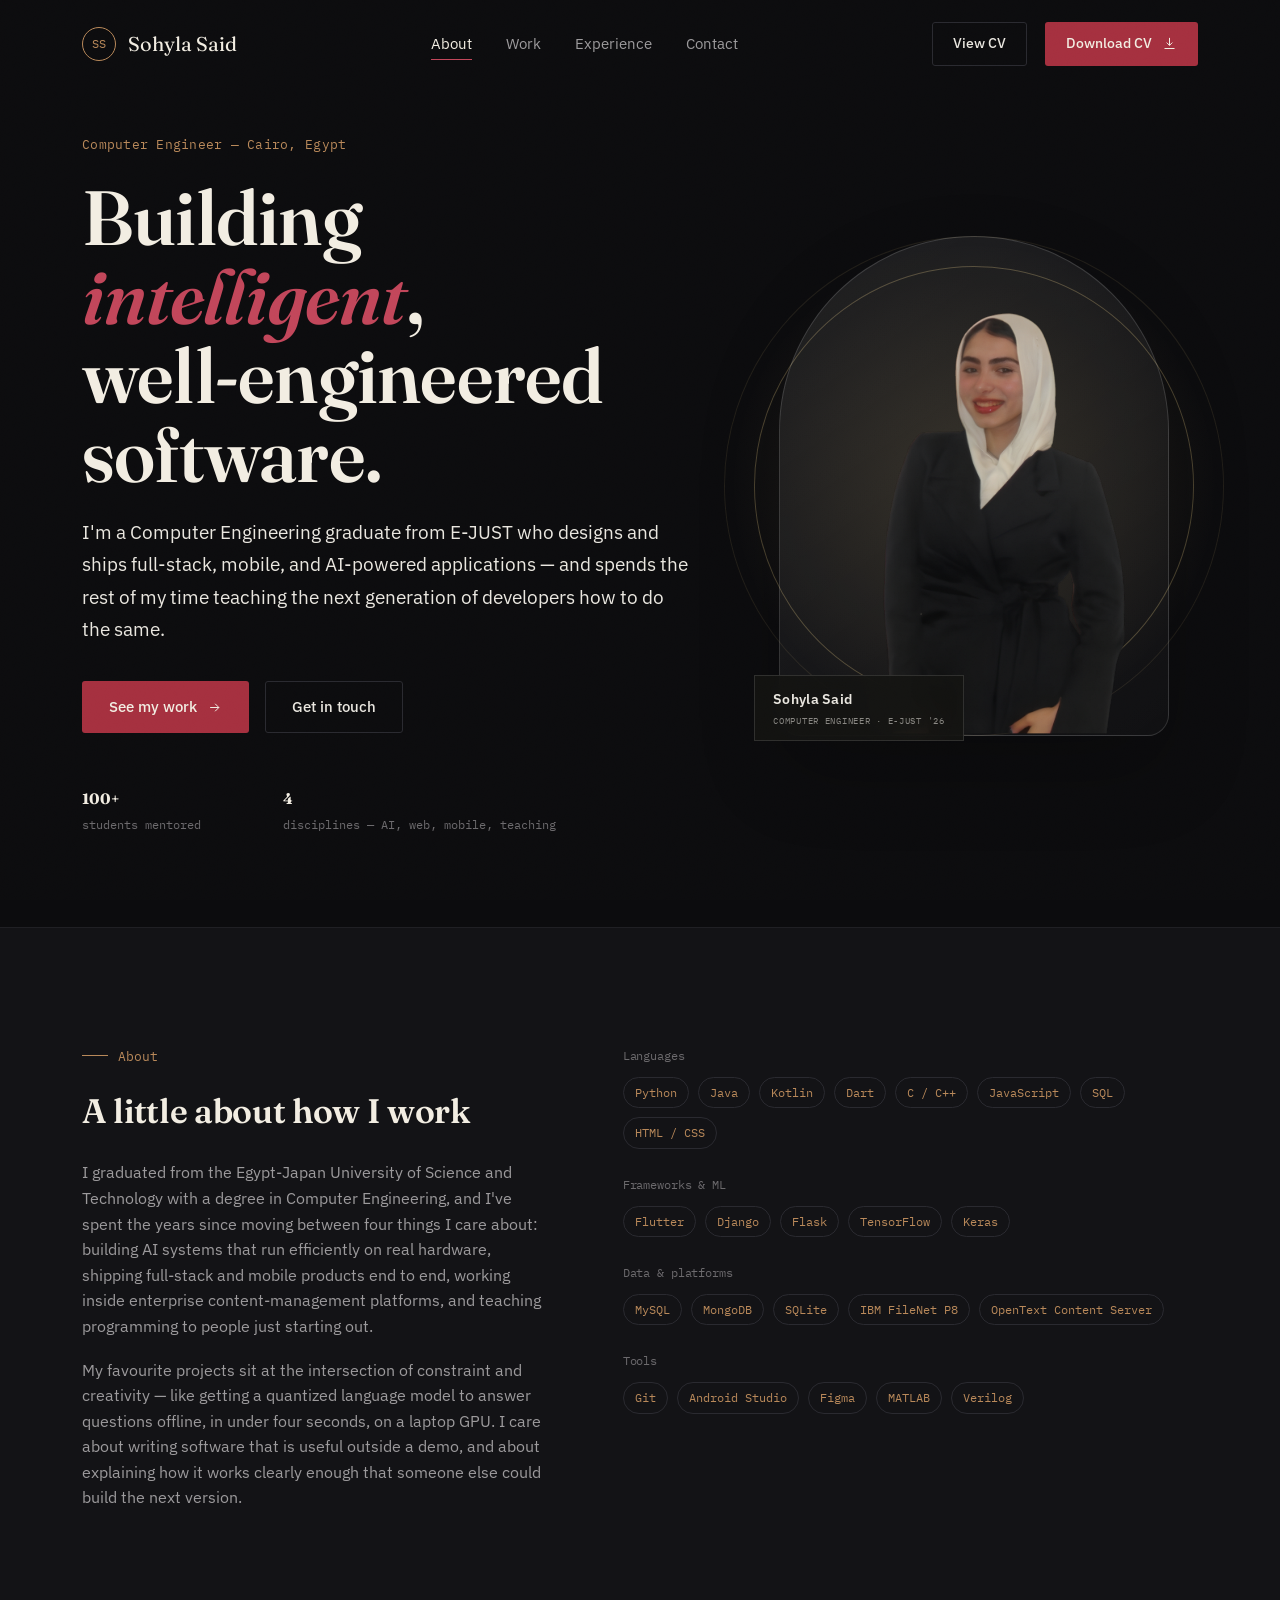
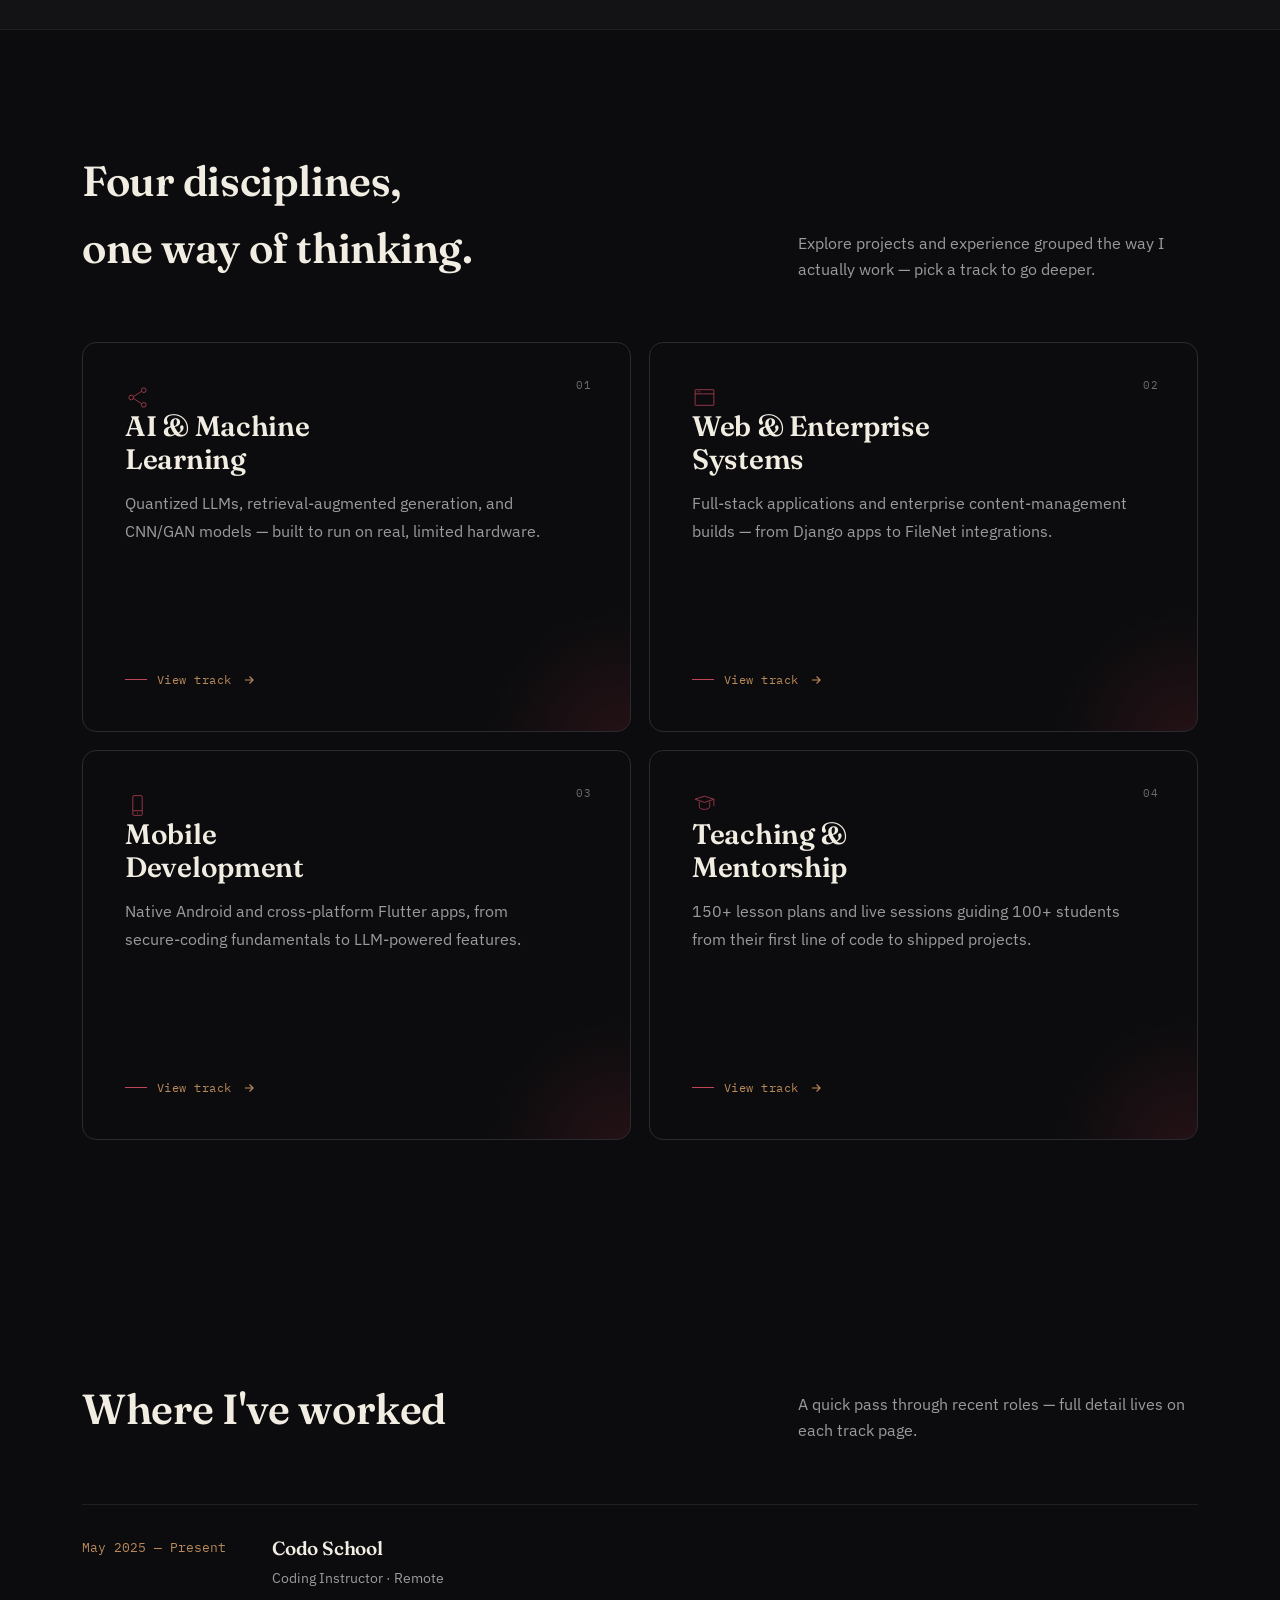
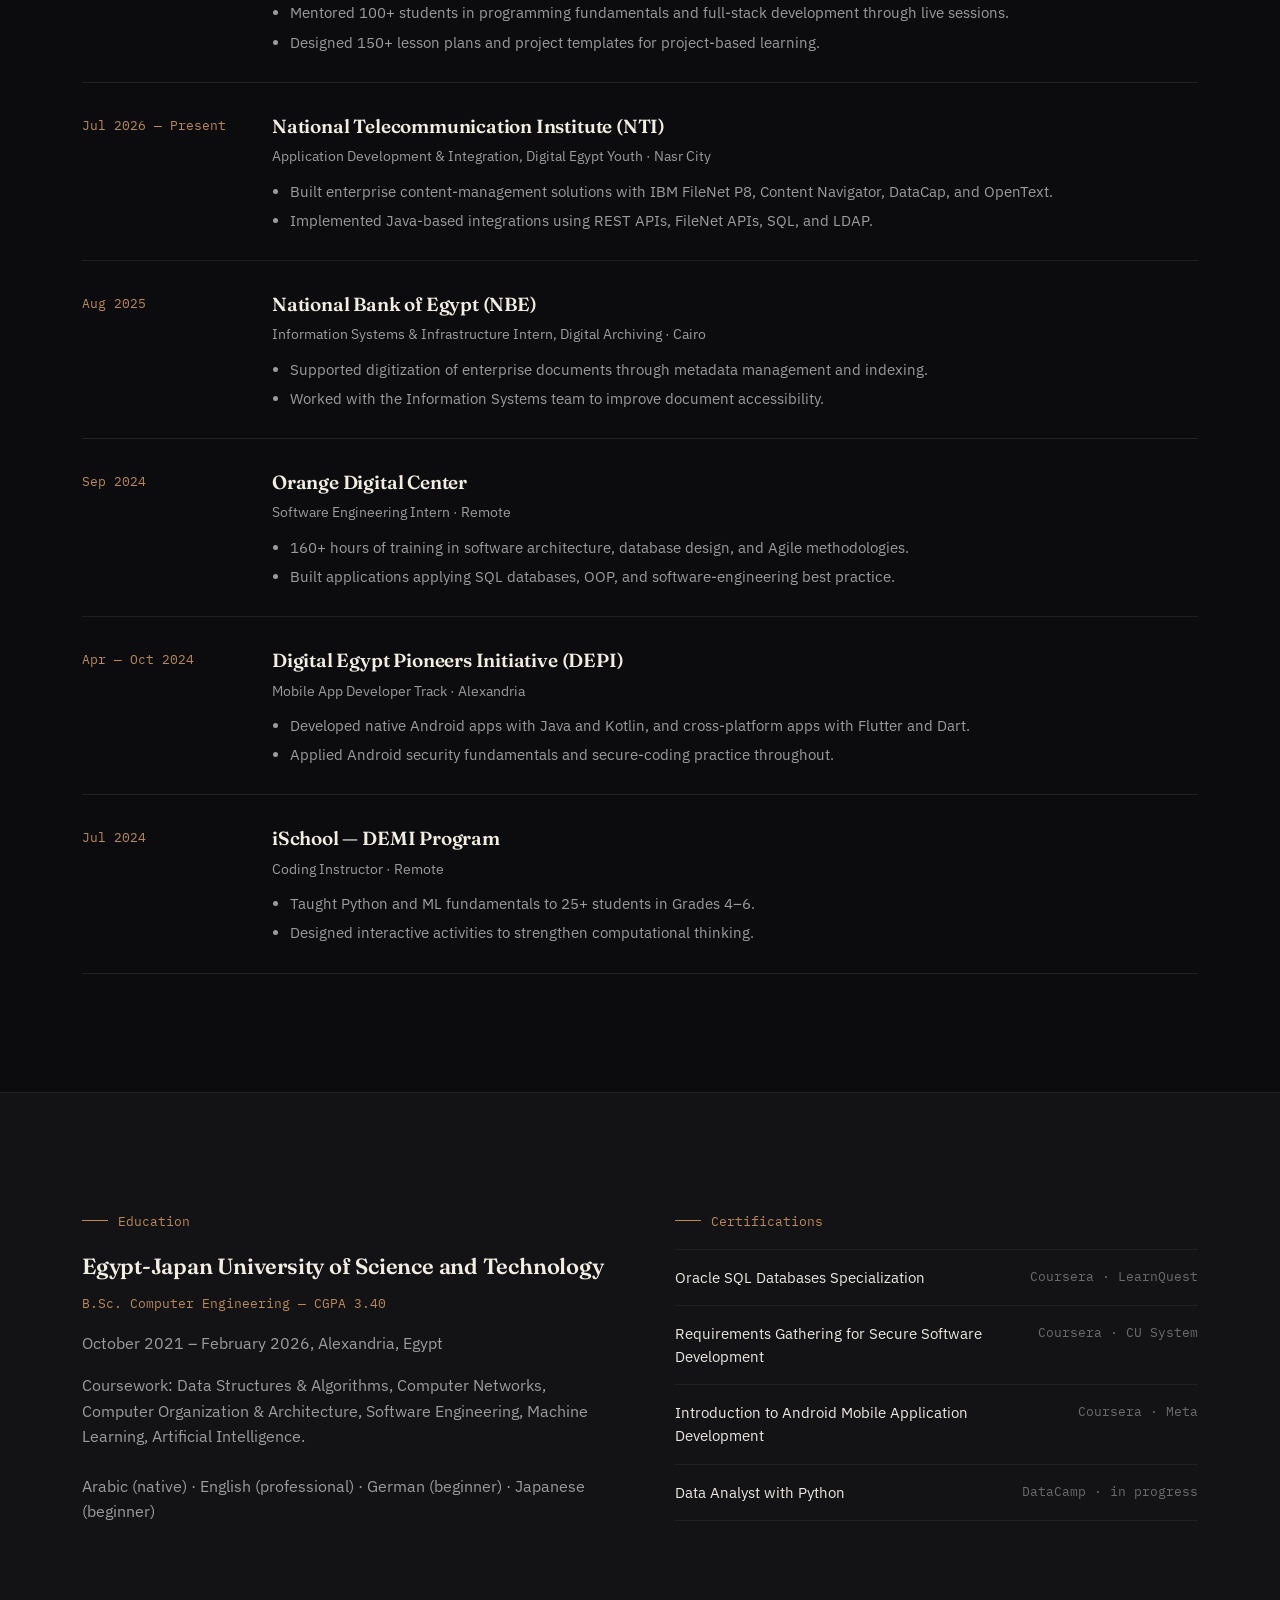
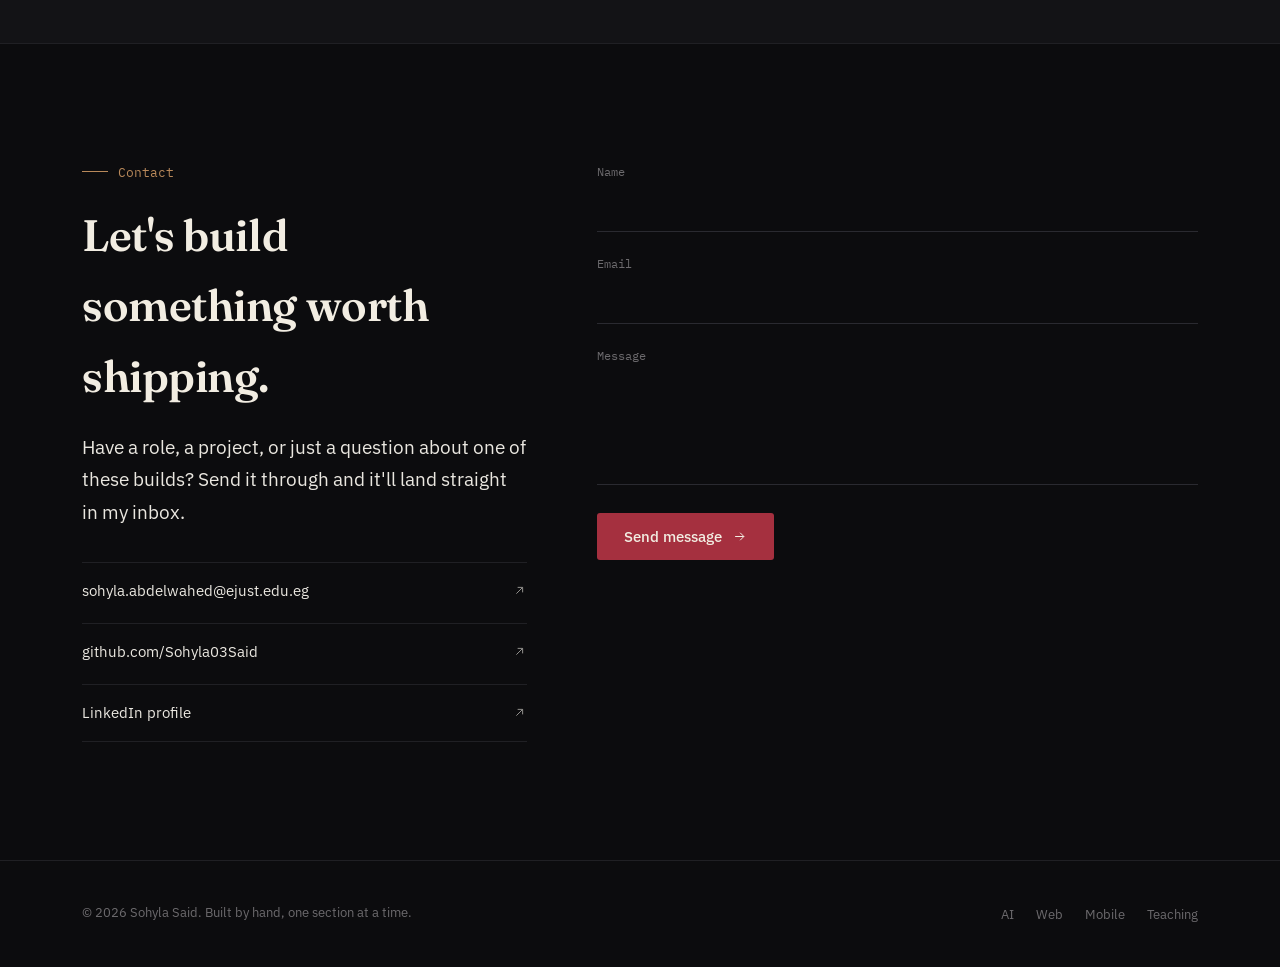
<file: portfolio/index.html>
<!DOCTYPE html>
<html lang="en">
<head>
<meta charset="UTF-8">
<meta name="viewport" content="width=device-width, initial-scale=1.0">
<title>Sohyla Said — Computer Engineer</title>
<meta name="description" content="Sohyla Said — Computer Engineer building AI, web, and mobile applications. Portfolio, projects, experience, and CV.">
<link rel="preconnect" href="https://fonts.googleapis.com">
<link rel="preconnect" href="https://fonts.gstatic.com" crossorigin>
<link href="https://fonts.googleapis.com/css2?family=Fraunces:ital,opsz,wght@0,9..144,400;0,9..144,500;0,9..144,600;1,9..144,500&family=IBM+Plex+Sans:wght@400;500;600&family=IBM+Plex+Mono:wght@400;500&display=swap" rel="stylesheet">
<link rel="stylesheet" href="assets/style.css">
</head>
<body>
<div class="grain"></div>

<nav class="nav">
  <div class="wrap">
    <a href="index.html" class="brand">
      <span class="mark">SS</span> Sohyla Said
    </a>
    <ul class="nav-links">
      <li><a href="index.html#about" data-page="index.html">About</a></li>
      <li><a href="index.html#work">Work</a></li>
      <li><a href="index.html#experience">Experience</a></li>
      <li><a href="index.html#contact">Contact</a></li>
    </ul>
    <div class="nav-cta">
      <a class="btn btn-ghost" href="assets/sohyla.pdf" target="_blank" rel="noopener">View CV</a>
      <a class="btn btn-primary" href="assets/sohyla.pdf" download>
        Download CV
        <svg viewBox="0 0 24 24" fill="none" stroke="currentColor" stroke-width="1.6"><path d="M12 3v12m0 0l-4.5-4.5M12 15l4.5-4.5M4 20h16"/></svg>
      </a>
    </div>
    <button class="nav-toggle" aria-label="Open menu" aria-expanded="false">
      <svg viewBox="0 0 24 24" fill="none" stroke="currentColor" stroke-width="1.6"><path d="M4 7h16M4 12h16M4 17h16"/></svg>
    </button>
  </div>
</nav>

<header class="hero">
  <div class="hero-lines"></div>

  <div class="wrap hero-wrap">

    <div class="hero-copy">
      <div class="hero-kicker">Computer Engineer — Cairo, Egypt</div>

      <h1>
        Building <em>intelligent</em>,<br>
        well-engineered software.
      </h1>

      <p class="lede">
        I'm a Computer Engineering graduate from E-JUST who designs and ships
        full-stack, mobile, and AI-powered applications — and spends the rest
        of my time teaching the next generation of developers how to do the same.
      </p>

      <div class="hero-actions">
        <a href="#work" class="btn btn-primary">
          See my work
          <svg viewBox="0 0 24 24" fill="none" stroke="currentColor" stroke-width="1.6">
            <path d="M5 12h14M13 6l6 6-6 6"/>
          </svg>
        </a>

        <a href="#contact" class="btn btn-ghost">
          Get in touch
        </a>
      </div>

      <div class="hero-stats">
        <div class="stat">
          <b>100+</b>
          <span>students mentored</span>
        </div>

        <div class="stat">
          <b>4</b>
          <span>disciplines — AI, web, mobile, teaching</span>
        </div>

        <div class="stat">
          <b></b>
          <span></span>
        </div>
      </div>
    </div>

    <div class="hero-portrait">
      <div class="portrait-glow"></div>

      <div class="portrait-image">
        <img
          src="assets/profile.svg"
          alt="Sohyla Said — Computer Engineer"
        />
      </div>

      <div class="portrait-label">
        <div>
          <strong>Sohyla Said</strong>
          <small>Computer Engineer · E-JUST '26</small>
        </div>
      </div>

    </div>

  </div>
</header>

<section class="about" id="about">
  <div class="wrap">
    <div class="about-copy" data-reveal>
      <div class="eyebrow">About</div>
      <h2 style="font-size:34px; margin-bottom:22px;">A little about how I work</h2>
      <p>
        I graduated from the Egypt‑Japan University of Science and Technology with a
        degree in Computer Engineering, and I've spent the years since moving between
        four things I care about: building AI systems that run efficiently on real
        hardware, shipping full‑stack and mobile products end to end, working inside
        enterprise content‑management platforms, and teaching programming to people
        just starting out.
      </p>
      <p>
        My favourite projects sit at the intersection of constraint and creativity —
        like getting a quantized language model to answer questions offline, in
        under four seconds, on a laptop GPU. I care about writing software that is
        useful outside a demo, and about explaining how it works clearly enough that
        someone else could build the next version.
      </p>
    </div>
    <div class="skill-groups" data-reveal>
      <div class="skill-group">
        <h4>Languages</h4>
        <div class="skill-chips">
          <span class="tag">Python</span><span class="tag">Java</span><span class="tag">Kotlin</span>
          <span class="tag">Dart</span><span class="tag">C / C++</span><span class="tag">JavaScript</span>
          <span class="tag">SQL</span><span class="tag">HTML / CSS</span>
        </div>
      </div>
      <div class="skill-group">
        <h4>Frameworks &amp; ML</h4>
        <div class="skill-chips">
          <span class="tag">Flutter</span><span class="tag">Django</span><span class="tag">Flask</span>
          <span class="tag">TensorFlow</span><span class="tag">Keras</span>
        </div>
      </div>
      <div class="skill-group">
        <h4>Data &amp; platforms</h4>
        <div class="skill-chips">
          <span class="tag">MySQL</span><span class="tag">MongoDB</span><span class="tag">SQLite</span>
          <span class="tag">IBM FileNet P8</span><span class="tag">OpenText Content Server</span>
        </div>
      </div>
      <div class="skill-group">
        <h4>Tools</h4>
        <div class="skill-chips">
          <span class="tag">Git</span><span class="tag">Android Studio</span><span class="tag">Figma</span>
          <span class="tag">MATLAB</span><span class="tag">Verilog</span>
        </div>
      </div>
    </div>
  </div>
</section>

<section id="work">
  <div class="wrap">
    <div class="section-head" data-reveal>
      <h2>Four disciplines,<br>one way of thinking.</h2>
      <p>Explore projects and experience grouped the way I actually work — pick a track to go deeper.</p>
    </div>
  </div>
  <div class="wrap">
    <div class="work-grid" data-reveal>

      <a class="work-card" href="pages/ai.html">
        <span class="count">01</span>
        <svg class="icon" viewBox="0 0 48 48" fill="none" stroke="currentColor" stroke-width="1.4">
          <circle cx="12" cy="24" r="4.5"/><circle cx="36" cy="10" r="4.5"/><circle cx="36" cy="38" r="4.5"/>
          <path d="M16 22.5L31.6 12.3M16 25.6L31.6 35.9"/>
        </svg>
        <h3>AI &amp; Machine Learning</h3>
        <p>Quantized LLMs, retrieval‑augmented generation, and CNN/GAN models — built to run on real, limited hardware.</p>
        <span class="go">View track <svg viewBox="0 0 24 24" fill="none" stroke="currentColor" stroke-width="2"><path d="M5 12h14M13 6l6 6-6 6"/></svg></span>
      </a>

      <a class="work-card" href="pages/web.html">
        <span class="count">02</span>
        <svg class="icon" viewBox="0 0 48 48" fill="none" stroke="currentColor" stroke-width="1.4">
          <rect x="6" y="9" width="36" height="30" rx="1"/><path d="M6 17h36"/>
          <circle cx="11" cy="13" r="1.1" fill="currentColor" stroke="none"/>
          <circle cx="15" cy="13" r="1.1" fill="currentColor" stroke="none"/>
        </svg>
        <h3>Web &amp; Enterprise Systems</h3>
        <p>Full‑stack applications and enterprise content‑management builds — from Django apps to FileNet integrations.</p>
        <span class="go">View track <svg viewBox="0 0 24 24" fill="none" stroke="currentColor" stroke-width="2"><path d="M5 12h14M13 6l6 6-6 6"/></svg></span>
      </a>

      <a class="work-card" href="pages/mobile.html">
        <span class="count">03</span>
        <svg class="icon" viewBox="0 0 48 48" fill="none" stroke="currentColor" stroke-width="1.4">
          <rect x="15" y="5" width="18" height="38" rx="2.5"/><path d="M15 34h18"/>
          <circle cx="24" cy="38.5" r="1.1" fill="currentColor" stroke="none"/>
        </svg>
        <h3>Mobile Development</h3>
        <p>Native Android and cross‑platform Flutter apps, from secure‑coding fundamentals to LLM‑powered features.</p>
        <span class="go">View track <svg viewBox="0 0 24 24" fill="none" stroke="currentColor" stroke-width="2"><path d="M5 12h14M13 6l6 6-6 6"/></svg></span>
      </a>

      <a class="work-card" href="pages/teaching.html">
        <span class="count">04</span>
        <svg class="icon" viewBox="0 0 48 48" fill="none" stroke="currentColor" stroke-width="1.4">
          <path d="M6 12l18-6 18 6-18 6-18-6z"/><path d="M14 16.5v10c0 2.5 4.5 5 10 5s10-2.5 10-5v-10"/><path d="M42 12v13"/>
        </svg>
        <h3>Teaching &amp; Mentorship</h3>
        <p>150+ lesson plans and live sessions guiding 100+ students from their first line of code to shipped projects.</p>
        <span class="go">View track <svg viewBox="0 0 24 24" fill="none" stroke="currentColor" stroke-width="2"><path d="M5 12h14M13 6l6 6-6 6"/></svg></span>
      </a>

    </div>
  </div>
</section>

<section id="experience">
  <div class="wrap">
    <div class="section-head" data-reveal>
      <h2>Where I've worked</h2>
      <p>A quick pass through recent roles — full detail lives on each track page.</p>
    </div>
    <div class="timeline" data-reveal>

      <div class="tl-row">
        <div class="tl-date">May 2025 — Present</div>
        <div class="tl-body">
          <h3>Codo School</h3>
          <span class="role">Coding Instructor · Remote</span>
          <ul>
            <li>Mentored 100+ students in programming fundamentals and full‑stack development through live sessions.</li>
            <li>Designed 150+ lesson plans and project templates for project‑based learning.</li>
          </ul>
        </div>
      </div>

      <div class="tl-row">
        <div class="tl-date">Jul 2026 — Present</div>
        <div class="tl-body">
          <h3>National Telecommunication Institute (NTI)</h3>
          <span class="role">Application Development &amp; Integration, Digital Egypt Youth · Nasr City</span>
          <ul>
            <li>Built enterprise content‑management solutions with IBM FileNet P8, Content Navigator, DataCap, and OpenText.</li>
            <li>Implemented Java‑based integrations using REST APIs, FileNet APIs, SQL, and LDAP.</li>
          </ul>
        </div>
      </div>

      <div class="tl-row">
        <div class="tl-date">Aug 2025</div>
        <div class="tl-body">
          <h3>National Bank of Egypt (NBE)</h3>
          <span class="role">Information Systems &amp; Infrastructure Intern, Digital Archiving · Cairo</span>
          <ul>
            <li>Supported digitization of enterprise documents through metadata management and indexing.</li>
            <li>Worked with the Information Systems team to improve document accessibility.</li>
          </ul>
        </div>
      </div>

      <div class="tl-row">
        <div class="tl-date">Sep 2024</div>
        <div class="tl-body">
          <h3>Orange Digital Center</h3>
          <span class="role">Software Engineering Intern · Remote</span>
          <ul>
            <li>160+ hours of training in software architecture, database design, and Agile methodologies.</li>
            <li>Built applications applying SQL databases, OOP, and software‑engineering best practice.</li>
          </ul>
        </div>
      </div>

      <div class="tl-row">
        <div class="tl-date">Apr — Oct 2024</div>
        <div class="tl-body">
          <h3>Digital Egypt Pioneers Initiative (DEPI)</h3>
          <span class="role">Mobile App Developer Track · Alexandria</span>
          <ul>
            <li>Developed native Android apps with Java and Kotlin, and cross‑platform apps with Flutter and Dart.</li>
            <li>Applied Android security fundamentals and secure‑coding practice throughout.</li>
          </ul>
        </div>
      </div>

      <div class="tl-row">
        <div class="tl-date">Jul 2024</div>
        <div class="tl-body">
          <h3>iSchool — DEMI Program</h3>
          <span class="role">Coding Instructor · Remote</span>
          <ul>
            <li>Taught Python and ML fundamentals to 25+ students in Grades 4–6.</li>
            <li>Designed interactive activities to strengthen computational thinking.</li>
          </ul>
        </div>
      </div>

    </div>
  </div>
</section>

<section class="edu-cert">
  <div class="wrap">
    <div class="edu-block" data-reveal>
      <div class="eyebrow">Education</div>
      <h3>Egypt‑Japan University of Science and Technology</h3>
      <span class="role">B.Sc. Computer Engineering — CGPA 3.40</span>
      <p>October 2021 – February 2026, Alexandria, Egypt</p>
      <p>
        Coursework: Data Structures &amp; Algorithms, Computer Networks, Computer
        Organization &amp; Architecture, Software Engineering, Machine Learning,
        Artificial Intelligence.
      </p>
      <p style="margin-top:24px;">
        Arabic (native) · English (professional) · German (beginner) · Japanese (beginner)
      </p>
    </div>
    <div class="cert-block" data-reveal>
      <div class="eyebrow">Certifications</div>
      <ul class="cert-list">
        <li>Oracle SQL Databases Specialization <span>Coursera · LearnQuest</span></li>
        <li>Requirements Gathering for Secure Software Development <span>Coursera · CU System</span></li>
        <li>Introduction to Android Mobile Application Development <span>Coursera · Meta</span></li>
        <li>Data Analyst with Python <span>DataCamp · in progress</span></li>
      </ul>
    </div>
  </div>
</section>

<section class="contact" id="contact">
  <div class="wrap">
    <div class="contact-info" data-reveal>
      <div class="eyebrow">Contact</div>
      <h2>Let's build something worth shipping.</h2>
      <p class="lede">
        Have a role, a project, or just a question about one of these builds?
        Send it through and it'll land straight in my inbox.
      </p>
      <div class="contact-links">
        <a href="mailto:sohyla.abdelwahed@ejust.edu.eg">
          <span>sohyla.abdelwahed@ejust.edu.eg</span>
          <svg viewBox="0 0 24 24" fill="none" stroke="currentColor" stroke-width="1.6"><path d="M7 17L17 7M9 7h8v8"/></svg>
        </a>
        <a href="https://github.com/Sohyla03Said" target="_blank" rel="noopener">
          <span>github.com/Sohyla03Said</span>
          <svg viewBox="0 0 24 24" fill="none" stroke="currentColor" stroke-width="1.6"><path d="M7 17L17 7M9 7h8v8"/></svg>
        </a>
        <a href="https://www.linkedin.com/in/sohyla-abd-elwahed/" id="linkedin-link">
          <span>LinkedIn profile</span>
          <svg viewBox="0 0 24 24" fill="none" stroke="currentColor" stroke-width="1.6"><path d="M7 17L17 7M9 7h8v8"/></svg>
        </a>
      </div>
    </div>

    <form class="form" id="contact-form" action="https://formsubmit.co/ajax/sohyla.abdelwahed@ejust.edu.eg" method="POST" data-reveal>
      <input type="hidden" name="_subject" value="New message from your portfolio site">
      <input type="hidden" name="_template" value="table">
      <input type="hidden" name="_captcha" value="false">
      <div class="field">
        <label for="name">Name</label>
        <input type="text" id="name" name="Name" required autocomplete="name">
      </div>
      <div class="field">
        <label for="email">Email</label>
        <input type="email" id="email" name="Email" required autocomplete="email">
      </div>
      <div class="field">
        <label for="message">Message</label>
        <textarea id="message" name="Message" required></textarea>
      </div>
      <div class="form-foot">
        <button type="submit" class="btn btn-primary">
          Send message
          <svg viewBox="0 0 24 24" fill="none" stroke="currentColor" stroke-width="1.6"><path d="M5 12h14M13 6l6 6-6 6"/></svg>
        </button>
        <span class="form-note" id="form-note"></span>
      </div>
    </form>
  </div>
</section>

<footer>
  <div class="wrap">
    <p>© 2026 Sohyla Said. Built by hand, one section at a time.</p>
    <ul class="foot-links">
      <li><a href="pages/ai.html">AI</a></li>
      <li><a href="pages/web.html">Web</a></li>
      <li><a href="pages/mobile.html">Mobile</a></li>
      <li><a href="pages/teaching.html">Teaching</a></li>
    </ul>
  </div>
</footer>

<script src="script.js"></script>
</body>
</html>
</file>
<file: portfolio/assets/style.css>
:root{
  --ink:        #0c0c0e;
  --ink-1:      #131316;
  --ink-2:      #1b1b1f;
  --line:       #2a2a30;
  --line-soft:  #202024;

  --ivory:      #f2ede2;
  --ivory-dim:  #cfc9bc;

  --wine:       #a5303f;
  --wine-hi:    #c2465a;
  --wine-deep:  #6c1f2a;

  --bronze:     #b9895a;
  --bronze-dim: #8a6a49;

  --text:       #eae7e0;
  --text-dim:   #9c9a9c;
  --text-faint: #6c6a6d;

  --font-display: 'Fraunces', 'Georgia', serif;
  --font-body:    'IBM Plex Sans', -apple-system, sans-serif;
  --font-mono:    'IBM Plex Mono', ui-monospace, monospace;

  --wrap: 1180px;
  --radius: 3px;
  --ease: cubic-bezier(.22,.61,.36,1);
}

*, *::before, *::after{ box-sizing: border-box; }
html{ scroll-behavior: smooth; }

@media (prefers-reduced-motion: reduce){
  html{ scroll-behavior: auto; }
  *, *::before, *::after{ animation-duration: 0.001ms !important; animation-iteration-count: 1 !important; transition-duration: 0.001ms !important; }
}

body{
  margin: 0;
  background: var(--ink);
  color: var(--text);
  font-family: var(--font-body);
  font-size: 16px;
  line-height: 1.6;
  -webkit-font-smoothing: antialiased;
}

img{ max-width: 100%; display: block; }
a{ color: inherit; text-decoration: none; }

::selection{ background: var(--wine); color: var(--ivory); }

:focus-visible{
  outline: 2px solid var(--bronze);
  outline-offset: 3px;
}

.wrap{
  max-width: var(--wrap);
  margin: 0 auto;
  padding: 0 32px;
}

.grain{
  position: fixed;
  inset: 0;
  pointer-events: none;
  z-index: 999;
  opacity: .035;
  mix-blend-mode: overlay;
  background-image: url("data:image/svg+xml,%3Csvg xmlns='http://www.w3.org/2000/svg' width='120' height='120'%3E%3Cfilter id='n'%3E%3CfeTurbulence type='fractalNoise' baseFrequency='0.9' numOctaves='2' stitchTiles='stitch'/%3E%3C/filter%3E%3Crect width='100%25' height='100%25' filter='url(%23n)'/%3E%3C/svg%3E");
}

h1,h2,h3,h4{
  font-family: var(--font-display);
  font-weight: 600;
  color: var(--ivory);
  margin: 0;
  letter-spacing: -0.01em;
}

.eyebrow{
  font-family: var(--font-mono);
  font-size: 12.5px;
  color: var(--bronze);
  display: flex;
  align-items: center;
  gap: 10px;
  margin-bottom: 18px;
}
.eyebrow::before{
  content: "";
  width: 26px;
  height: 1px;
  background: var(--bronze);
  display: inline-block;
}

p{ color: var(--text-dim); margin: 0; }

.lede{
  font-size: 19px;
  line-height: 1.7;
  color: var(--text);
  max-width: 62ch;
}

.btn{
  font-family: var(--font-body);
  font-size: 15px;
  font-weight: 500;
  display: inline-flex;
  align-items: center;
  gap: 10px;
  padding: 13px 26px;
  border-radius: var(--radius);
  border: 1px solid transparent;
  cursor: pointer;
  transition: transform .35s var(--ease), background .35s var(--ease), border-color .35s var(--ease), color .35s var(--ease);
}
.btn-primary{
  background: var(--wine);
  color: var(--ivory);
}
.btn-primary:hover{ background: var(--wine-hi); transform: translateY(-2px); }

.btn-ghost{
  border-color: var(--line);
  color: var(--text);
}
.btn-ghost:hover{ border-color: var(--bronze); color: var(--ivory); transform: translateY(-2px); }

.btn svg{ width: 15px; height: 15px; flex: none; }

.tag{
  font-family: var(--font-mono);
  font-size: 12px;
  color: var(--bronze);
  border: 1px solid var(--line);
  padding: 5px 11px;
  border-radius: 20px;
  white-space: nowrap;
}

.nav{
  position: fixed;
  top: 0; left: 0; right: 0;
  z-index: 500;
  padding: 22px 0;
  transition: padding .4s var(--ease), background .4s var(--ease), border-color .4s var(--ease);
  border-bottom: 1px solid transparent;
}
.nav.is-scrolled{
  padding: 14px 0;
  background: rgba(12,12,14,.86);
  backdrop-filter: blur(10px);
  border-bottom: 1px solid var(--line-soft);
}
.nav .wrap{ display: flex; align-items: center; justify-content: space-between; }

.brand{
  display: flex;
  align-items: center;
  gap: 12px;
  font-family: var(--font-display);
  font-size: 20px;
  color: var(--ivory);
}
.brand .mark{
  width: 34px; height: 34px;
  border: 1px solid var(--bronze);
  border-radius: 50%;
  display: flex; align-items: center; justify-content: center;
  font-family: var(--font-mono);
  font-size: 12px;
  color: var(--bronze);
}

.nav-links{
  display: flex;
  align-items: center;
  gap: 34px;
  list-style: none;
  margin: 0; padding: 0;
}
.nav-links a{
  font-size: 14.5px;
  color: var(--text-dim);
  position: relative;
  padding: 4px 0;
  transition: color .3s var(--ease);
}
.nav-links a::after{
  content:"";
  position: absolute; left:0; bottom: -3px;
  width: 0; height: 1px;
  background: var(--wine-hi);
  transition: width .3s var(--ease);
}
.nav-links a:hover, .nav-links a.active{ color: var(--ivory); }
.nav-links a:hover::after, .nav-links a.active::after{ width: 100%; }

.nav-cta{ display: flex; align-items: center; gap: 18px; }
.nav-cta .btn{ padding: 10px 20px; font-size: 13.5px; }

.nav-toggle{
  display: none;
  width: 38px; height: 38px;
  border: 1px solid var(--line);
  border-radius: 50%;
  background: none;
  color: var(--ivory);
  align-items: center; justify-content: center;
  cursor: pointer;
}

@media (max-width: 880px){
  .nav-links{
    position: fixed;
    top: 0; right: 0;
    height: 100vh;
    width: min(320px, 80vw);
    background: var(--ink-1);
    border-left: 1px solid var(--line-soft);
    flex-direction: column;
    align-items: flex-start;
    justify-content: center;
    gap: 26px;
    padding: 40px;
    transform: translateX(100%);
    transition: transform .45s var(--ease);
  }
  .nav-links.open{ transform: translateX(0); }
  .nav-links a{ font-size: 18px; }
  .nav-cta{ display: none; }
  .nav-toggle{ display: flex; z-index: 600; }
}

.hero {
  position: relative;
  overflow: hidden;
  padding-top: clamp(130px, 15vh, 180px);
  padding-bottom: 90px;
}

.hero-wrap {
  display: grid;
  grid-template-columns: minmax(0, 1.15fr) minmax(380px, 0.85fr);
  align-items: center;
  min-height: 650px;
  gap: 60px;
}


.hero-kicker{
  font-family: var(--font-mono);
  font-size: 13px;
  color: var(--bronze);
  margin-bottom: 22px;
  letter-spacing: .02em;
}
.hero h1{
  font-size: clamp(44px, 6vw, 78px);
  line-height: 1.03;
  margin-bottom: 22px;
}
.hero h1 em{
  font-style: italic;
  color: var(--wine-hi);
}
.hero .lede{ margin-bottom: 36px; }

.hero-actions{ display: flex; gap: 16px; flex-wrap: wrap; margin-bottom: 54px; }
 
.hero-stats{
  display: grid;
  grid-template-columns: repeat(3, auto);
  gap: 30px;
}
.stat b{
  display: block;
  font-family: var(--font-display);
  font-size: 15px;
  color: var(--ivory);
}
.stat span{
  font-family: var(--font-mono);
  font-size: 12px;
  color: var(--text-faint);
}

.hero-portrait {
  position: relative;
  height: 620px;
  display: flex;
  align-items: center;
  justify-content: center;
  isolation: isolate;
}

.portrait-glow {
  position: absolute;
  width: 480px;
  height: 480px;
  border-radius: 50%;

  background:
    radial-gradient(
      circle,
      rgba(190, 165, 110, 0.18) 0%,
      rgba(190, 165, 110, 0.08) 42%,
      transparent 72%
    );

  z-index: -2;
}

.hero-portrait::before {
  content: "";
  position: absolute;
  width: 440px;
  height: 440px;
  border: 1px solid rgba(190, 165, 110, 0.35);
  border-radius: 50%;
  transform: rotate(-12deg);
  z-index: -1;
}

.hero-portrait::after {
  content: "";
  position: absolute;
  width: 500px;
  height: 500px;
  border: 1px solid rgba(190, 165, 110, 0.12);
  border-radius: 50%;
  transform: rotate(18deg);
  z-index: -1;
}

.portrait-image {
  width: 390px;
  height: 500px;
  position: relative;
  display: flex;
  align-items: flex-end;
  justify-content: center;
  overflow: hidden;
  border-radius: 220px 220px 24px 24px;
  background:
    linear-gradient(
      145deg,
      rgba(255,255,255,0.08),
      rgba(255,255,255,0.02)
    );
  border: 1px solid rgba(255,255,255,0.14);
  box-shadow:
    0 35px 80px rgba(0,0,0,0.22);
  z-index: 1;
}

.portrait-image img {
  width: 100%;
  height: 100%;
  object-fit: cover;
  object-position: center top;
  display: block;
  transition:
    transform 0.6s ease,
    filter 0.6s ease;
}

.portrait-image:hover img {
  transform: scale(1.025);
}

.portrait-label {
  position: absolute;
  bottom: 55px;
  left: 5px;
  display: flex;
  align-items: center;
  gap: 14px;
  padding: 12px 18px;
  background: rgba(20, 20, 18, 0.88);
  backdrop-filter: blur(12px);
  border: 1px solid rgba(255,255,255,0.12);
  z-index: 3;
}

.portrait-label strong {
  display: block;
  font-family: "IBM Plex Sans", sans-serif;
  font-size: 14px;
  font-weight: 600;
  letter-spacing: 0.02em;
}

.portrait-label small {
  display: block;
  margin-top: 3px;
  font-family: "IBM Plex Mono", monospace;
  font-size: 9px;
  opacity: 0.55;
  letter-spacing: 0.08em;
  text-transform: uppercase;
}

.label-line {
  width: 24px;
  height: 1px;
  background: currentColor;
  opacity: 0.5;
}

.portrait-number {
  position: absolute;
  top: 65px;
  right: 5px;
  font-family: "IBM Plex Mono", monospace;
  font-size: 11px;
  letter-spacing: 0.15em;
  opacity: 0.45;
}

@media (max-width: 1000px) {

  .hero-wrap {
    grid-template-columns: 1fr;
    text-align: center;
    padding-top: 70px;
    padding-bottom: 80px;
    gap: 50px;
  }

  .hero-copy {
    order: 1;
  }

  .hero-portrait {
    order: 2;
    height: 520px;
  }

  .hero-actions {
    justify-content: center;
  }

  .hero-stats {
    justify-content: center;
  }

  .portrait-label {
    left: calc(50% - 195px);
  }

  .portrait-number {
    right: calc(50% - 220px);
  }
}

@media (max-width: 600px) {

  .hero-wrap {
    padding-top: 50px;
    gap: 30px;
  }

  .hero-portrait {
    height: 430px;
  }

  .portrait-image {
    width: 280px;
    height: 370px;
    border-radius: 150px 150px 20px 20px;
  }

  .portrait-glow {
    width: 340px;
    height: 340px;
  }

  .hero-portrait::before {
    width: 320px;
    height: 320px;
  }

  .hero-portrait::after {
    width: 370px;
    height: 370px;
  }

  .portrait-label {
    bottom: 20px;
    left: 50%;
    transform: translateX(-50%);
    white-space: nowrap;
  }

  .portrait-number {
    top: 25px;
    right: 20px;
  }
}

section{ padding: 118px 0; position: relative; }
.section-head{
  display: flex;
  justify-content: space-between;
  align-items: flex-end;
  gap: 30px;
  margin-bottom: 60px;
}
.section-head h2{ font-size: clamp(30px, 4vw, 42px); max-width: 18ch; }
.section-head p{ max-width: 40ch; }

.rule{
  border: 0; border-top: 1px solid var(--line-soft);
  margin: 0;
}

.about{ background: var(--ink-1); border-top: 1px solid var(--line-soft); border-bottom: 1px solid var(--line-soft); }
.about .wrap{
  display: grid;
  grid-template-columns: .9fr 1.1fr;
  gap: 70px;
}
.about-copy p + p{ margin-top: 18px; }
.skill-groups{ display: flex; flex-direction: column; gap: 26px; }
.skill-group h4{
  font-family: var(--font-mono);
  font-size: 12px;
  color: var(--text-faint);
  font-weight: 400;
  margin-bottom: 12px;
  text-transform: none;
}
.skill-chips{ display: flex; flex-wrap: wrap; gap: 9px; }

@media (max-width: 860px){
  .about .wrap{ grid-template-columns: 1fr; gap: 40px; }
}

.work-grid {
  display: grid;
  grid-template-columns: repeat(2, 1fr);
  gap: 18px;
}

.work-card {
  position: relative;
  min-height: 390px;
  padding: 42px;
  background: var(--ink);
  border: 1px solid var(--line);
  border-radius: 14px;
  display: flex;
  flex-direction: column;
  overflow: hidden;
  transition:
    background .4s var(--ease),
    transform .4s var(--ease),
    border-color .4s var(--ease),
    box-shadow .4s var(--ease);
  isolation: isolate;
}

.work-card::before {
  content: "";
  position: absolute;
  inset: 14px;
  border: 1px solid transparent;
  border-radius: 9px;
  pointer-events: none;
  transition:
    border-color .4s var(--ease),
    inset .4s var(--ease);
}

.work-card::after {
  content: "";
  position: absolute;
  width: 260px;
  height: 260px;
  right: -120px;
  bottom: -140px;
  background: radial-gradient(
    circle,
    rgba(165, 48, 63, .16),
    transparent 70%
  );
  pointer-events: none;
  z-index: -1;
  transition:
    transform .5s var(--ease),
    opacity .5s var(--ease);
}

.work-card:hover {
  background: var(--ink-1);
  border-color: rgba(185, 137, 90, .45);
  transform: translateY(-5px);
  box-shadow:
    0 18px 45px rgba(0, 0, 0, .25);
}

.work-card:hover::before {
  inset: 10px;
  border-color: rgba(185, 137, 90, .18);
}

.work-card:hover::after {
  transform: scale(1.5);
  opacity: 1;
}

.work-card .icon-wrap {
  width: 54px;
  height: 54px;
  display: flex;
  align-items: center;
  justify-content: center;
  border: 1px solid var(--line);
  border-radius: 10px;
  background: rgba(255, 255, 255, .02);
  margin-bottom: 26px;
  transition:
    border-color .35s var(--ease),
    background .35s var(--ease),
    transform .35s var(--ease);
}

.work-card .icon {
  width: 25px;
  height: 25px;
  color: var(--wine-hi);
  transition:
    color .35s var(--ease),
    transform .35s var(--ease);
}

.work-card:hover .icon-wrap {
  border-color: var(--bronze);
  background: rgba(185, 137, 90, .06);
  transform: translateY(-2px);
}

.work-card:hover .icon {
  color: var(--bronze);
  transform: scale(1.08);
}

.work-card h3 {
  position: relative;
  font-size: clamp(23px, 2.2vw, 29px);
  line-height: 1.15;
  margin-bottom: 14px;
  max-width: 14ch;
}

.work-card p {
  position: relative;
  max-width: 44ch;
  color: var(--text-dim);
  line-height: 1.75;
}

.work-card .count {
  position: absolute;
  top: 34px;
  right: 38px;
  font-family: var(--font-mono);
  font-size: 11px;
  letter-spacing: .08em;
  color: var(--text-faint);
  transition:
    color .35s var(--ease),
    transform .35s var(--ease);
}

.work-card:hover .count {
  color: var(--bronze-dim);

  transform: translateX(-3px);
}

.work-card .go {
  position: relative;
  margin-top: auto;
  padding-top: 34px;
  display: flex;
  align-items: center;
  gap: 10px;
  font-family: var(--font-mono);
  font-size: 12px;
  letter-spacing: .04em;
  color: var(--bronze);
}

.work-card .go svg {
  width: 14px;
  height: 14px;
  transition:
    transform .35s var(--ease),
    color .35s var(--ease);
}

.work-card:hover .go svg {
  transform: translateX(7px);
  color: var(--wine-hi);
}

.work-card .go::before {
  content: "";
  width: 22px;
  height: 1px;
  background: var(--wine-hi);
  transition:
    width .35s var(--ease),
    background .35s var(--ease);
}

.work-card:hover .go::before {
  width: 34px;
  background: var(--bronze);
}

@media (max-width: 900px) {
  .work-card {
    min-height: 350px;
    padding: 36px;
    border-radius: 13px;
  }

  .work-card h3 {
    max-width: 18ch;
  }

}


@media (max-width: 720px) {

  .work-grid {
    grid-template-columns: 1fr;
    gap: 14px;
  }

  .work-card {
    min-height: 330px;
    padding: 34px;
    border-radius: 12px;
  }

  .work-card::before {
    inset: 10px;
    border-radius: 8px;
  }

  .work-card .count {
    top: 28px;
    right: 30px;
  }

}


@media (max-width: 480px) {
  .work-card {
    min-height: 310px;
    padding: 28px;
    border-radius: 11px;
  }

  .work-card .icon-wrap {
    width: 50px;
    height: 50px;
    margin-bottom: 22px;
    border-radius: 9px;
  }

  .work-card .go {
    padding-top: 26px;
  }

}

.timeline{ display: flex; flex-direction: column; }
.tl-row{
  display: grid;
  grid-template-columns: 160px 1fr;
  gap: 30px;
  padding: 28px 0;
  border-top: 1px solid var(--line-soft);
}
.tl-row:last-child{ border-bottom: 1px solid var(--line-soft); }
.tl-date{
  font-family: var(--font-mono);
  font-size: 12.5px;
  color: var(--bronze);
  padding-top: 4px;
}
.tl-body h3{ font-size: 19px; margin-bottom: 4px; }
.tl-body .role{ color: var(--text-dim); font-size: 14px; margin-bottom: 12px; display:block; }
.tl-body ul{ margin: 0; padding-left: 18px; color: var(--text-dim); font-size: 14.5px; }
.tl-body li + li{ margin-top: 6px; }

@media (max-width: 640px){
  .tl-row{ grid-template-columns: 1fr; gap: 8px; }
}

.edu-cert{ background: var(--ink-1); border-top: 1px solid var(--line-soft); border-bottom: 1px solid var(--line-soft); }
.edu-cert .wrap{ display: grid; grid-template-columns: 1fr 1fr; gap: 70px; }
.edu-block h3{ font-size: 22px; margin-bottom: 6px; }
.edu-block .role{ color: var(--bronze); font-family: var(--font-mono); font-size: 12.5px; }
.edu-block p{ margin-top: 16px; }
.cert-list{ list-style: none; margin: 0; padding: 0; display: flex; flex-direction: column; }
.cert-list li{
  padding: 16px 0;
  border-top: 1px solid var(--line-soft);
  display: flex;
  justify-content: space-between;
  gap: 20px;
  font-size: 14.5px;
  color: var(--text);
}
.cert-list li:last-child{ border-bottom: 1px solid var(--line-soft); }
.cert-list span{ color: var(--text-faint); font-family: var(--font-mono); font-size: 12.5px; white-space: nowrap; }

@media (max-width: 860px){
  .edu-cert .wrap{ grid-template-columns: 1fr; gap: 40px; }
}

.contact .wrap{
  display: grid;
  grid-template-columns: .85fr 1.15fr;
  gap: 70px;
}
.contact-info h2{ font-size: clamp(30px, 4vw, 44px); margin-bottom: 20px; max-width: 14ch; }
.contact-links{ display: flex; flex-direction: column; gap: 4px; margin-top: 34px; }
.contact-links a{
  display: flex;
  align-items: center;
  justify-content: space-between;
  padding: 16px 0;
  border-top: 1px solid var(--line-soft);
  font-size: 15px;
  transition: color .3s var(--ease), padding-left .3s var(--ease);
}
.contact-links a:last-child{ border-bottom: 1px solid var(--line-soft); }
.contact-links a:hover{ color: var(--wine-hi); padding-left: 8px; }
.contact-links svg{ width: 15px; height: 15px; opacity: .6; }

.form{ display: flex; flex-direction: column; gap: 22px; }
.field{ display: flex; flex-direction: column; gap: 10px; }
.field label{
  font-family: var(--font-mono);
  font-size: 12px;
  color: var(--text-faint);
}
.field input, .field textarea{
  background: transparent;
  border: none;
  border-bottom: 1px solid var(--line);
  color: var(--text);
  font-family: var(--font-body);
  font-size: 16px;
  padding: 10px 2px;
  resize: none;
  transition: border-color .3s var(--ease);
}
.field input:focus, .field textarea:focus{ outline: none; border-color: var(--bronze); }
.field textarea{ min-height: 110px; }
.form-foot{ display: flex; align-items: center; gap: 20px; margin-top: 6px; }
.form-note{ font-size: 13px; color: var(--text-faint); }
.form-note.err{ color: var(--wine-hi); }
.form-note.ok{ color: var(--bronze); }

@media (max-width: 860px){
  .contact .wrap{ grid-template-columns: 1fr; gap: 50px; }
}

footer{
  border-top: 1px solid var(--line-soft);
  padding: 40px 0;
}
footer .wrap{
  display: flex;
  justify-content: space-between;
  align-items: center;
  gap: 20px;
  flex-wrap: wrap;
}
footer p{ font-size: 13px; color: var(--text-faint); }
.foot-links{ display: flex; gap: 22px; list-style: none; padding:0; margin:0; }
.foot-links a{ font-size: 13px; color: var(--text-faint); transition: color .3s var(--ease); }
.foot-links a:hover{ color: var(--ivory); }

[data-reveal]{
  opacity: 0;
  transform: translateY(16px);
  transition: opacity .8s var(--ease), transform .8s var(--ease);
}
[data-reveal].in{ opacity: 1; transform: none; }


.page-head{
  padding: 160px 0 90px;
  position: relative;
  overflow: hidden;
  border-bottom: 1px solid var(--line-soft);
}
.page-head .wrap{ position: relative; z-index: 1; display:grid; grid-template-columns: 1.3fr .7fr; gap: 40px; align-items: end; }
.page-head h1{ font-size: clamp(38px, 5.4vw, 64px); line-height: 1.05; }
.page-head .lede{ margin-top: 20px; }
.page-head .silhouette{
  position: absolute;
  right: -40px; top: -40px;
  height: 140%;
  opacity: .07;
  z-index: 0;
  filter: grayscale(1);
  pointer-events: none;
}
.back-link{
  font-family: var(--font-mono);
  font-size: 12.5px;
  color: var(--text-faint);
  display: inline-flex;
  align-items: center;
  gap: 8px;
  margin-bottom: 30px;
  transition: color .3s var(--ease), gap .3s var(--ease);
}
.back-link:hover{ color: var(--bronze); gap: 12px; }
.back-link svg{ width: 13px; height: 13px; }

.page-meta{ display: flex; flex-direction: column; gap: 14px; align-items: flex-start; }
.page-meta .tag{ }

.projects{ display: flex; flex-direction: column; }
.project{
  display: grid;
  grid-template-columns: .32fr .68fr;
  gap: 40px;
  padding: 50px 0;
  border-top: 1px solid var(--line-soft);
}
.projects .project:last-child{ border-bottom: 1px solid var(--line-soft); }
.project-num{
  font-family: var(--font-mono);
  font-size: 13px;
  color: var(--text-faint);
}
.project-when{
  font-family: var(--font-mono);
  font-size: 12.5px;
  color: var(--bronze);
  margin-top: 10px;
  display: block;
}
.project h3{ font-size: 25px; margin-bottom: 14px; }
.project p{ max-width: 62ch; margin-bottom: 18px; }
.project ul{ color: var(--text-dim); font-size: 14.5px; padding-left: 18px; margin: 0 0 20px; }
.project li + li{ margin-top: 6px; }
.project-tags{ display: flex; flex-wrap: wrap; gap: 8px; margin-bottom: 18px; }
.project-links{ display: flex; gap: 18px; }
.project-links a{
  font-family: var(--font-mono);
  font-size: 12.5px;
  color: var(--ivory);
  border-bottom: 1px solid var(--bronze-dim);
  padding-bottom: 2px;
}
.project-links a:hover{ color: var(--wine-hi); border-color: var(--wine-hi); }

@media (max-width: 720px){
  .project{ grid-template-columns: 1fr; gap: 10px; }
}

.exp-list{ display: flex; flex-direction: column; }
.exp-item{
  padding: 30px 0;
  border-top: 1px solid var(--line-soft);
  display: grid;
  grid-template-columns: 220px 1fr;
  gap: 30px;
}
.exp-list .exp-item:last-child{ border-bottom: 1px solid var(--line-soft); }
.exp-org{ font-size: 17px; color: var(--ivory); margin-bottom: 4px; }
.exp-place{ font-size: 13px; color: var(--text-faint); }
.exp-when{ font-family: var(--font-mono); font-size: 12.5px; color: var(--bronze); }
.exp-item p{ font-size: 14.5px; }

@media (max-width: 640px){
  .exp-item{ grid-template-columns: 1fr; gap: 6px; }
}

.switch-strip{
  display: grid;
  grid-template-columns: repeat(4, 1fr);
  border: 1px solid var(--line-soft);
}
.switch-strip a{
  padding: 22px 20px;
  border-left: 1px solid var(--line-soft);
  font-family: var(--font-mono);
  font-size: 12.5px;
  color: var(--text-faint);
  display: flex;
  flex-direction: column;
  gap: 6px;
  transition: color .3s var(--ease), background .3s var(--ease);
}
.switch-strip a:first-child{ border-left: 0; }
.switch-strip a b{ font-family: var(--font-display); font-size: 17px; color: var(--text); font-weight: 500; }
.switch-strip a:hover{ background: var(--ink-1); color: var(--bronze); }
.switch-strip a.current{ color: var(--wine-hi); }
.switch-strip a.current b{ color: var(--wine-hi); }

@media (max-width: 720px){
  .switch-strip{ grid-template-columns: 1fr 1fr; }
  .switch-strip a:nth-child(3){ border-left: 0; }
}
</file>
